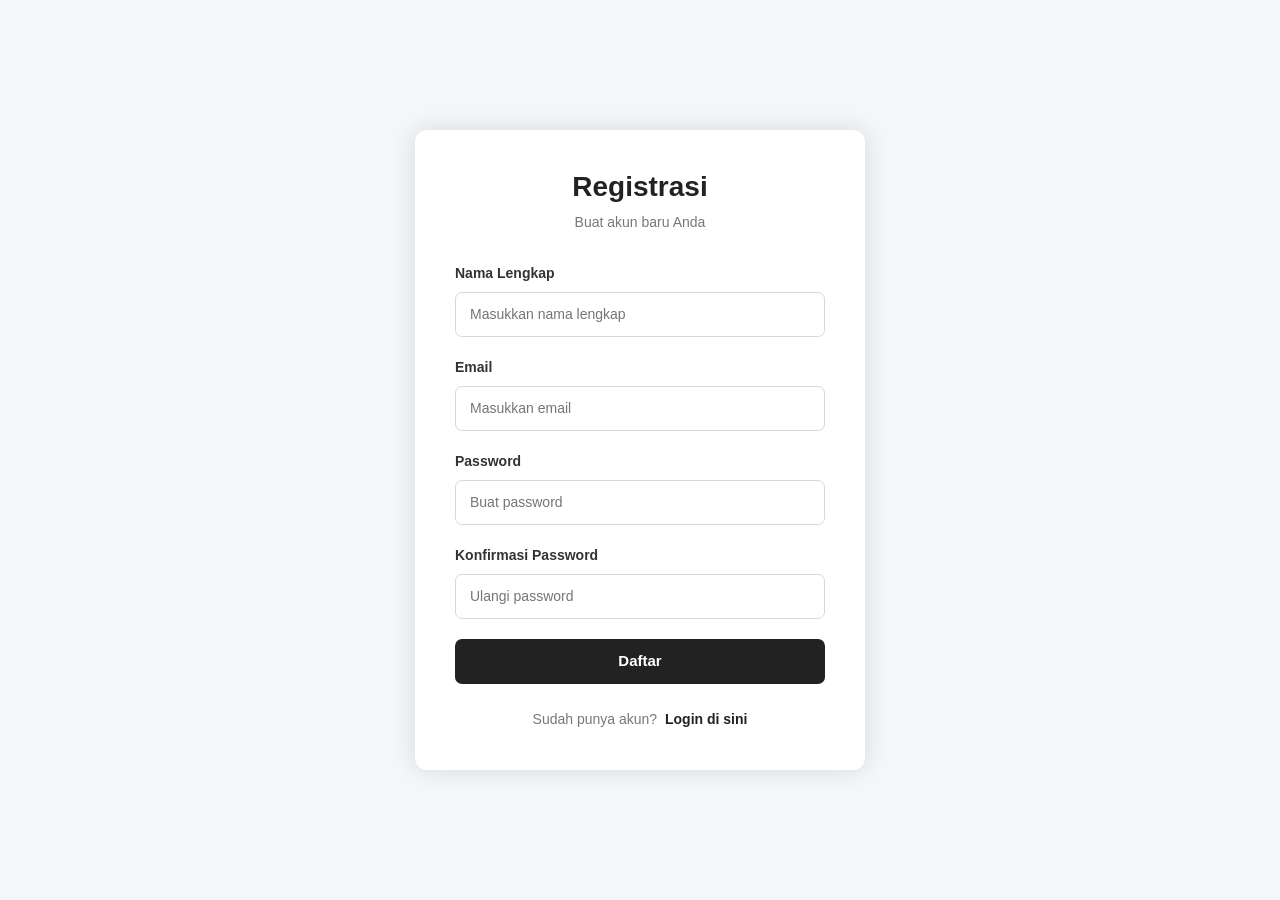
<file: Login/registrasi.html>
<!doctype html>
<html lang="id">
  <head>
    <meta charset="UTF-8" />
    <meta name="viewport" content="width=device-width, initial-scale=1.0" />

    <title>Registrasi</title>

    <!-- Bootstrap -->
    <link
      href="https://cdn.jsdelivr.net/npm/bootstrap@5.3.3/dist/css/bootstrap.min.css"
      rel="stylesheet"
    />

    <!-- CSS -->
    <link rel="stylesheet" href="style.css" />
  </head>

  <body>
    <div class="register-container">
      <div class="register-box">
        <h1>Registrasi</h1>

        <p>Buat akun baru Anda</p>

        <form>
          <div class="form-group">
            <label for="nama">Nama Lengkap</label>

            <input
              type="text"
              id="nama"
              name="nama"
              placeholder="Masukkan nama lengkap"
              required
            />
          </div>

          <div class="form-group">
            <label for="email">Email</label>

            <input
              type="email"
              id="email"
              name="email"
              placeholder="Masukkan email"
              required
            />
          </div>

          <div class="form-group">
            <label for="password">Password</label>

            <input
              type="password"
              id="password"
              name="password"
              placeholder="Buat password"
              minlength="8"
              required
            />
          </div>

          <div class="form-group">
            <label for="confirm-password"> Konfirmasi Password </label>

            <input
              type="password"
              id="confirm-password"
              name="confirm_password"
              placeholder="Ulangi password"
              minlength="8"
              required
            />
          </div>

          <button type="submit">Daftar</button>
        </form>

        <div class="form-footer">
          <span>Sudah punya akun?</span>

          <a href="login.html"> Login di sini </a>
        </div>
      </div>
    </div>
    <script src="registrasi.js"></script>
  </body>
</html>
</file>
<file: Login/style.css>
/* =========================================
   RESET
========================================= */

* {
  margin: 0;
  padding: 0;
  box-sizing: border-box;
}

/* =========================================
   BODY
========================================= */

body {
  font-family: Arial, Helvetica, sans-serif;

  background-color: #f4f6f9;

  min-height: 100vh;
}

/* =========================================
   LOGIN & REGISTER CONTAINER
========================================= */

.login-container,
.register-container {
  min-height: 100vh;

  display: flex;
  justify-content: center;
  align-items: center;

  padding: 20px;
}

/* =========================================
   LOGIN & REGISTER BOX
========================================= */

.login-box,
.register-box {
  width: 100%;

  background-color: #ffffff;

  border-radius: 12px;

  padding: 40px;

  box-shadow: 0 0 25px rgba(0, 0, 0, 0.12);
}

/* Ukuran Login */

.login-box {
  max-width: 400px;
}

/* Ukuran Registrasi */

.register-box {
  max-width: 450px;
}

/* =========================================
   TITLE
========================================= */

.login-box h1,
.register-box h1 {
  text-align: center;

  font-size: 28px;

  font-weight: 700;

  color: #222222;

  margin-bottom: 8px;
}

/* =========================================
   SUBTITLE
========================================= */

.login-box > p,
.register-box > p {
  text-align: center;

  color: #777777;

  font-size: 14px;

  margin-bottom: 30px;
}

/* =========================================
   FORM
========================================= */

.form-group {
  margin-bottom: 20px;
}

/* =========================================
   LABEL
========================================= */

.form-group label {
  display: block;

  margin-bottom: 8px;

  font-size: 14px;

  font-weight: 600;

  color: #333333;
}

/* =========================================
   INPUT
========================================= */

.form-group input {
  width: 100%;

  height: 45px;

  padding: 0 14px;

  border: 1px solid #d8d8d8;

  border-radius: 7px;

  outline: none;

  font-size: 14px;

  background-color: #ffffff;

  transition: all 0.2s ease;
}

/* Input ketika aktif */

.form-group input:focus {
  border-color: #222222;

  box-shadow: 0 0 0 2px rgba(0, 0, 0, 0.05);
}

/* =========================================
   LOGIN BUTTON
========================================= */

.login-box form button,
.register-box form button {
  width: 100%;

  height: 45px;

  border: none;

  border-radius: 7px;

  background-color: #222222;

  color: #ffffff;

  font-size: 15px;

  font-weight: 600;

  cursor: pointer;

  transition: all 0.2s ease;
}

/* Button hover */

.login-box form button:hover,
.register-box form button:hover {
  background-color: #444444;
}
/* =========================================
   GOOGLE LOGIN
========================================= */

.google-button {
  width: 100%;
  height: 45px;

  display: flex;
  align-items: center;
  justify-content: center;

  gap: 10px;

  background-color: #ffffff;

  border: 1px solid #d8d8d8;

  border-radius: 7px;

  color: #333333;

  font-size: 14px;
  font-weight: 600;

  cursor: pointer;

  transition: all 0.2s ease;
}

.google-button img {
  width: 20px;
  height: 20px;
}

.google-button:hover {
  background-color: #f8f8f8;
  border-color: #bdbdbd;
}

/* =========================================
   LOGIN DIVIDER
========================================= */

.login-divider {
  display: flex;
  align-items: center;
  gap: 15px;

  margin: 25px 0;
}

.login-divider::before,
.login-divider::after {
  content: "";

  flex: 1;

  height: 1px;

  background-color: #dddddd;
}

.login-divider span {
  color: #999999;

  font-size: 13px;
}
/* =========================================
   FOOTER
========================================= */

.form-footer {
  text-align: center;

  margin-top: 25px;

  font-size: 14px;

  color: #777777;
}

/* =========================================
   LINK
========================================= */

.form-footer a {
  color: #222222;

  font-weight: 600;

  text-decoration: none;

  margin-left: 4px;
}

.form-footer a:hover {
  text-decoration: underline;
}

/* =========================================
   RESPONSIVE
========================================= */

@media (max-width: 480px) {
  .login-box,
  .register-box {
    padding: 30px 22px;
  }

  .login-box h1,
  .register-box h1 {
    font-size: 24px;
  }
}
</file>
<file: css/style.css>
/* =========================================
   RESET
========================================= */

* {
  margin: 0;
  padding: 0;
  box-sizing: border-box;
}

/* =========================================
   BODY
========================================= */

body {
  font-family: Arial, Helvetica, sans-serif;

  background-color: #f4f6f9;

  min-height: 100vh;
}

/* =========================================
   LOGIN & REGISTER CONTAINER
========================================= */

.login-container,
.register-container {
  min-height: 100vh;

  display: flex;
  justify-content: center;
  align-items: center;

  padding: 20px;
}

/* =========================================
   LOGIN & REGISTER BOX
========================================= */

.login-box,
.register-box {
  width: 100%;

  background-color: #ffffff;

  border-radius: 12px;

  padding: 40px;

  box-shadow: 0 0 25px rgba(0, 0, 0, 0.12);
}

/* Ukuran Login */

.login-box {
  max-width: 400px;
}

/* Ukuran Registrasi */

.register-box {
  max-width: 450px;
}

/* =========================================
   TITLE
========================================= */

.login-box h1,
.register-box h1 {
  text-align: center;

  font-size: 28px;

  font-weight: 700;

  color: #222222;

  margin-bottom: 8px;
}

/* =========================================
   SUBTITLE
========================================= */

.login-box > p,
.register-box > p {
  text-align: center;

  color: #777777;

  font-size: 14px;

  margin-bottom: 30px;
}

/* =========================================
   FORM
========================================= */

.form-group {
  margin-bottom: 20px;
}

/* =========================================
   LABEL
========================================= */

.form-group label {
  display: block;

  margin-bottom: 8px;

  font-size: 14px;

  font-weight: 600;

  color: #333333;
}

/* =========================================
   INPUT
========================================= */

.form-group input {
  width: 100%;

  height: 45px;

  padding: 0 14px;

  border: 1px solid #d8d8d8;

  border-radius: 7px;

  outline: none;

  font-size: 14px;

  background-color: #ffffff;

  transition: all 0.2s ease;
}

/* Input ketika aktif */

.form-group input:focus {
  border-color: #222222;

  box-shadow: 0 0 0 2px rgba(0, 0, 0, 0.05);
}

/* =========================================
   LOGIN BUTTON
========================================= */

.login-box form button,
.register-box form button {
  width: 100%;

  height: 45px;

  border: none;

  border-radius: 7px;

  background-color: #222222;

  color: #ffffff;

  font-size: 15px;

  font-weight: 600;

  cursor: pointer;

  transition: all 0.2s ease;
}

/* Button hover */

.login-box form button:hover,
.register-box form button:hover {
  background-color: #444444;
}
/* =========================================
   GOOGLE LOGIN
========================================= */

.google-button {
  width: 100%;
  height: 45px;

  display: flex;
  align-items: center;
  justify-content: center;

  gap: 10px;

  background-color: #ffffff;

  border: 1px solid #d8d8d8;

  border-radius: 7px;

  color: #333333;

  font-size: 14px;
  font-weight: 600;

  cursor: pointer;

  transition: all 0.2s ease;
}

.google-button img {
  width: 20px;
  height: 20px;
}

.google-button:hover {
  background-color: #f8f8f8;
  border-color: #bdbdbd;
}

/* =========================================
   LOGIN DIVIDER
========================================= */

.login-divider {
  display: flex;
  align-items: center;
  gap: 15px;

  margin: 25px 0;
}

.login-divider::before,
.login-divider::after {
  content: "";

  flex: 1;

  height: 1px;

  background-color: #dddddd;
}

.login-divider span {
  color: #999999;

  font-size: 13px;
}
/* =========================================
   FOOTER
========================================= */

.form-footer {
  text-align: center;

  margin-top: 25px;

  font-size: 14px;

  color: #777777;
}

/* =========================================
   LINK
========================================= */

.form-footer a {
  color: #222222;

  font-weight: 600;

  text-decoration: none;

  margin-left: 4px;
}

.form-footer a:hover {
  text-decoration: underline;
}

/* =========================================
   RESPONSIVE
========================================= */

@media (max-width: 480px) {
  .login-box,
  .register-box {
    padding: 30px 22px;
  }

  .login-box h1,
  .register-box h1 {
    font-size: 24px;
  }
}
</file>
